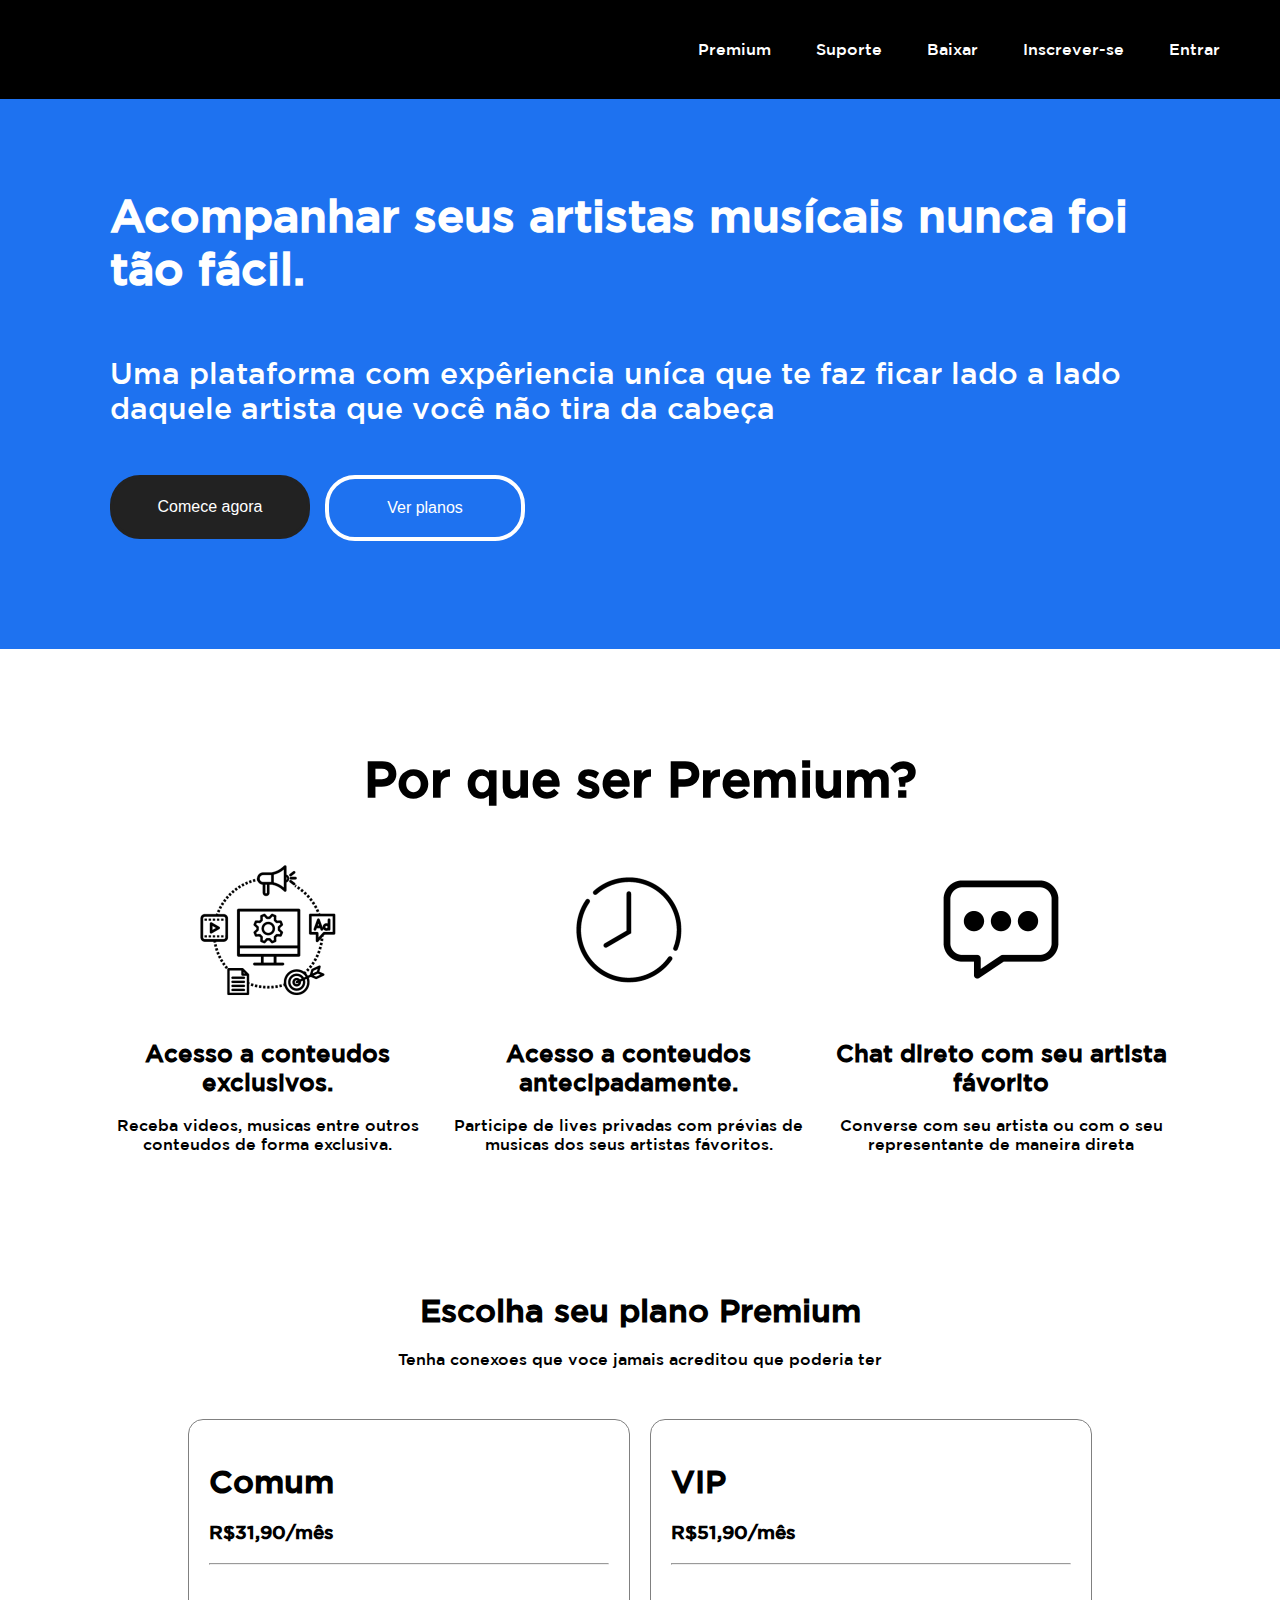
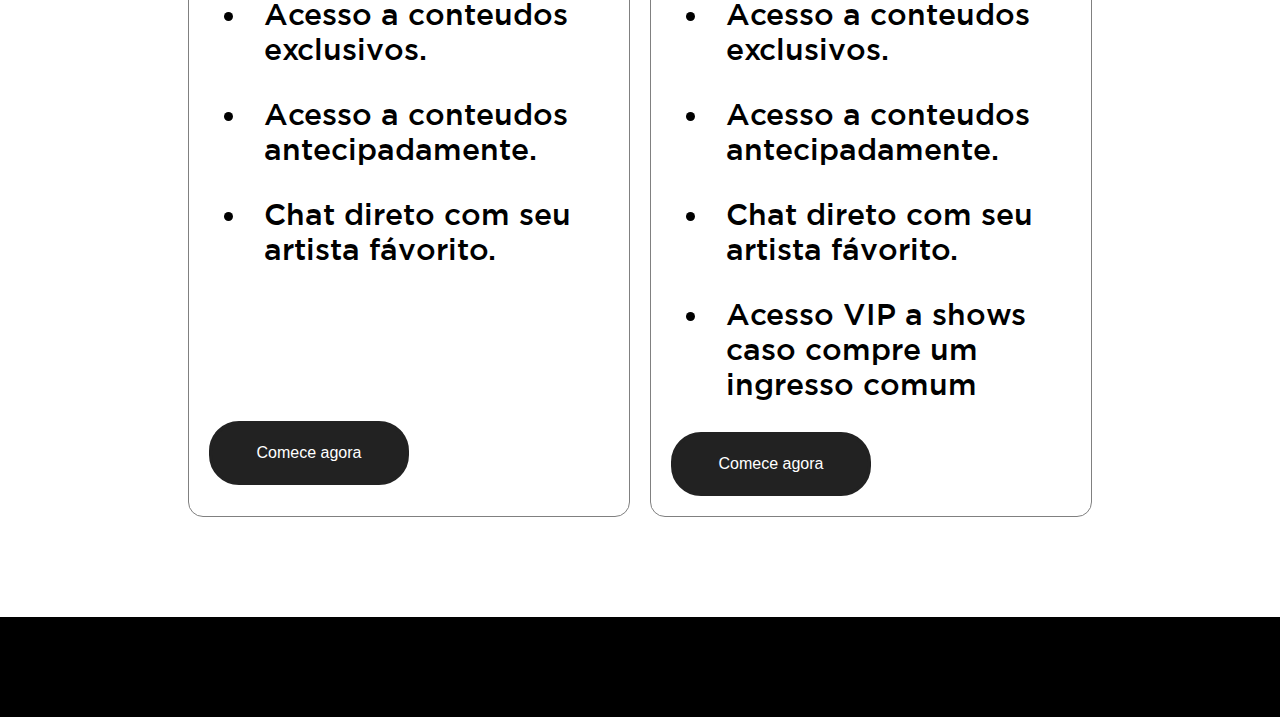
<file: index.html>
<DOCTYPE html>
    <html>

    <head>
        <meta charset="utf8">
        <title>Conect</title>
        <link rel="stylesheet" href="style.css">
    </head>

    <body>
        <div class="topbar">


            <div class="menu">
                <a href="#">Premium</a>
                <a href="#">Suporte</a>
                <a href="#">Baixar</a>
                <a href="inscrever-se.html">Inscrever-se</a>
                <a href="">Entrar</a>
            </div>

        </div>

        <div class="container">

            <div class="content">

                <h1>Acompanhar seus artistas musícais nunca foi tão fácil.</h1>

                <div class="text">
                    <p>
                        Uma plataforma com expêriencia uníca que te faz ficar lado a lado daquele artista que você não
                        tira da cabeça
                    </p>
                </div>

                <div class="option">

                    <button class="c"><a href="#">Comece agora</a></button>
                    <button class="v"><a href="#">Ver planos</a></button>

                </div>

            </div>

        </div>

        <div class="opçoes">

            <h1>Por que ser Premium?</h1>

            <div class="cards">

                <div class="card1">
                    <img src="imagens/exclusivo.png" alt="exclusivo">
                    <h2>Acesso a conteudos exclusivos.</h2>
                    <p>Receba videos, musicas entre outros conteudos de forma exclusiva.</p>


                </div>

                <div class="card2">
                    <img src="imagens/at.png" alt="relogio">
                    <h2>Acesso a conteudos antecipadamente.</h2>
                    <p>Participe de lives privadas com prévias de musicas dos seus artistas fávoritos.</p>


                </div>

                <div class="card3">
                    <img src="imagens/chat.png" alt="chat">
                    <h2>Chat direto com seu artista fávorito</h2>
                    <p>Converse com seu artista ou com o seu representante de maneira direta</p>

                </div>


            </div>


        </div>

        <div class="planos">

            <div class="text1">

                <h1>Escolha seu plano Premium</h1>
                <p>Tenha conexoes que voce jamais acreditou que poderia ter</p>

            </div>

            <div class="cards1">

                <div class="card4">

                    <h1>Comum</h1>
                    <h3>R$31,90/mês</h3>
                    <hr>
                    <ul>
                        <li>Acesso a conteudos exclusivos.</li>
                        <li>Acesso a conteudos antecipadamente.</li>
                        <li>Chat direto com seu artista fávorito.</li>
                    </ul>
                       <div class="linkpremium1">
                       <button class="c"><a  href="#">Comece agora</a></button>
                       </div>
                       

                </div>

                <div class="card5">
                    <h1>VIP</h1>
                    <h3>R$51,90/mês</h3>
                    <hr>
                    <ul>
                        <li>Acesso a conteudos exclusivos.</li>
                        <li>Acesso a conteudos antecipadamente.</li>
                        <li>Chat direto com seu artista fávorito.</li>
                        <li>Acesso VIP a shows caso compre um ingresso comum</li>
                    </ul>
                         <div class="linkpremium2">
                        <button class="c" ><a  href="#">Comece agora</a></button>
                        </div>
                        
                </div>

            </div>

        </div>

<div class="footer">

</div>
    </body>

    </html>
</file>
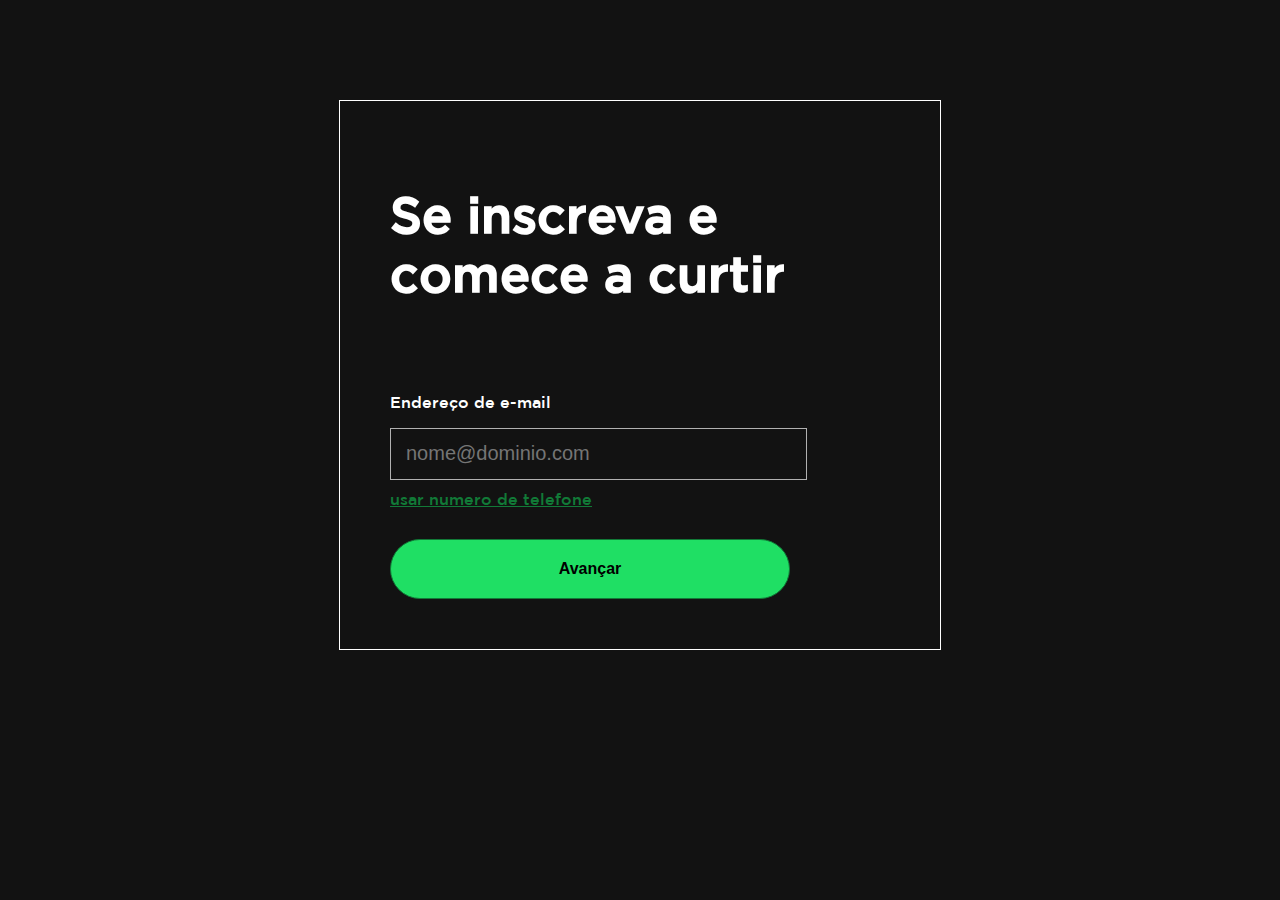
<file: inscrever-se.html>
<!DOCTYPE html>
<html lang="en">

<head>
    <meta charset="UTF-8">
    <meta name="viewport" content="width=device-width, initial-scale=1.0">
    <title>Document</title>
    <link rel="stylesheet" href="style.css">
</head>

<body class="l">

    <div class="container2">
        <h1>Se inscreva e comece a curtir</h1>


        <div class="form">
           <p>Endereço de e-mail</p>
            <form action="#">
                <input type="email" name="#" placeholder="nome@dominio.com">
            </form>
             <a href="#">usar numero de telefone</a>
             <button class="btn1">Avançar</button>
        </div>


    </div>
</body>

</html>
</file>
<file: style.css>
@font-face {
    font-family: gotham;
    src: url(GothamBold.ttf) format(truetype);
    src: url(GothamLight.ttf) format(truetype);
    src: url(GothamMedium.ttf) format(truetype);
}

body {
    padding: 0;
    margin: 0;
    font-family: gotham;
    position: relative;
    box-sizing: border-box;

}


.menu a {
    text-decoration: none;
    color: black;

}

.menu a:hover {
    color: #117a37;
}

.topbar {
    background-color: black;
    display: flex;
    justify-content:end;    
}

.menu {
    
    
    padding: 40px;
}

.menu a {
    padding: 20px;
    color: white;
    font-size: 16px;

}

.container {
    background-color: rgb(30, 114, 240);
    color: white;

}

.content {
    padding: 110px;
}

.content h1 {
    font-size: 45px;
    position: relative;
    top: -50px;
}

.text {
    position: relative;
    top: -20;
    font-size: 30px;
}

button {
    padding: 20px;
    width: 200px;
    border-radius: 30px;
    border: 1px solid white;
    text-decoration: none;
    font-size: 16px;
    background-color: rgb(30, 114, 240);
}

button a {
    text-decoration: none;
    color: white;
}

.c {
    background-color: rgb(34, 34, 34);
    border: 3px solid rgb(34, 34, 34);
    
}

.v {
    border: 4px solid white;
    position: relative;
    left: 5px;
    position: absolute;
    left: 325px;
}

.c:hover {

    background-color: black;
    border-color: black;
    width: 210px;


}

.v:hover {
    background-color: rgb(28, 97, 201);
    width: 210px;
}

.l {
    background-color: #121212;
}

.container2 {
    
    

    color: white;
    max-width: 500px;
    margin: auto;
    position: relative;
    top: 100px;
    border: 1px solid;
    padding: 50px;
}

.container2 h1 {
    font-size: 50px;
    margin-bottom: 90px;
}
.container2 a{

    display: block;
    margin-bottom: 30px;
    color: #117a37;

}

input {
    height: 50px;
    width: 400px;
    margin-bottom: 10px;
    background-color: #121212;
    border: 1px solid #b1b1b1;
    padding: 0 0 0 15px;
    font-size: 20px;
    color: white;
}
.btn1{
    background-color: #1fdf64;;
    border: 1px solid #117a37;
    color: black;
    font-weight: 700;
    width: 400px;
}
.opçoes{
    margin-top: 100px;
    text-align: center;

}
.opçoes h1{

    font-weight: bold;
    font-size: 50px;

}
.cards{
    display: flex;
    padding: 100px;
    margin-top: -100px;
}
.text1{
    text-align: center;
   
}
.cards1{
    display: flex;
    justify-content: center;
    margin-top: 50px;
    position: relative;
    margin-bottom: 100px;
    
}
.card4{
    border: 1px solid grey;
    max-width: 400px;
    padding: 20px;
    border-radius: 15px;
}
.card5{
    border: 1px solid grey;
    margin-left: 20px;
    max-width: 400px;
    padding: 20px;
    border-radius: 15px;
   
}
.cards1 li{
    font-size: 30px;
    padding: 15px ;
    font-weight:lighter ;

}

.cards1 a{
    text-decoration: none;

}
.footer{
    background-color: black;
    height: 100px;
}
.linkpremium1{
    margin-top: 140px;
}
</file>
